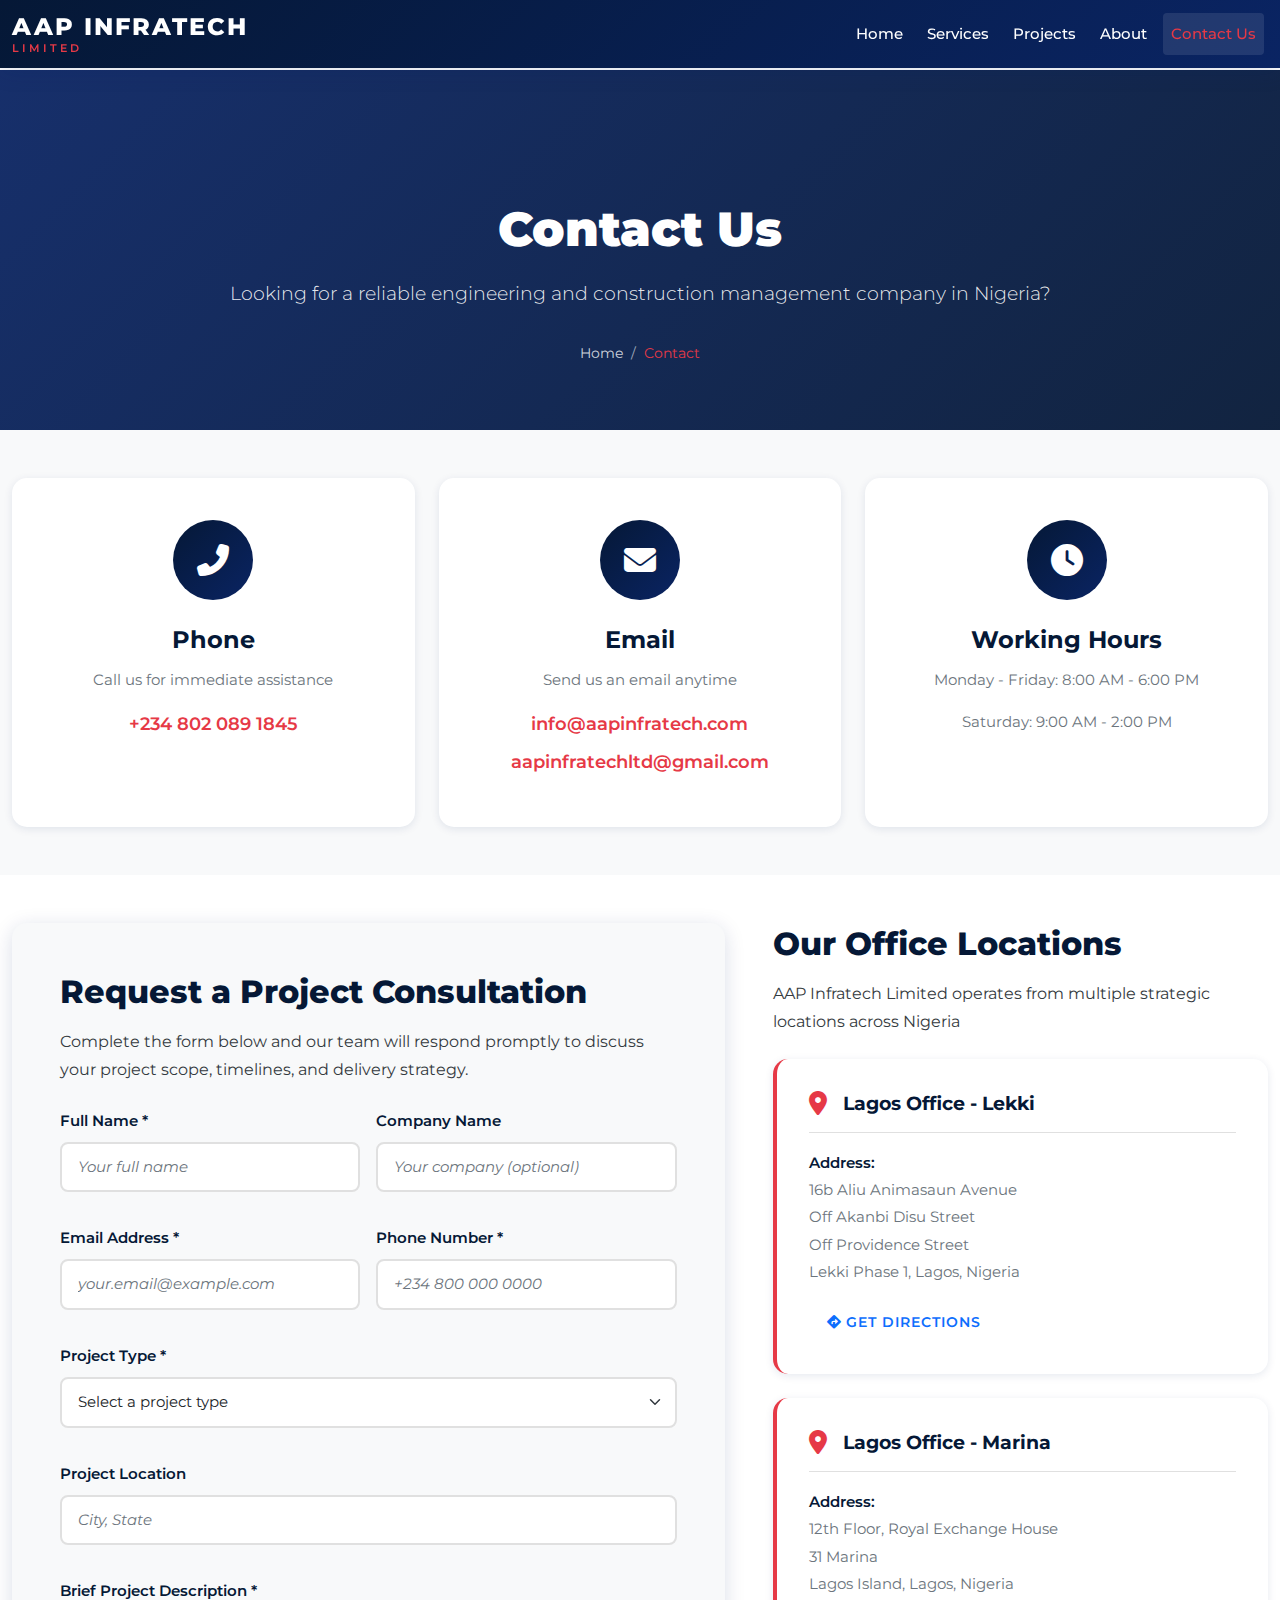
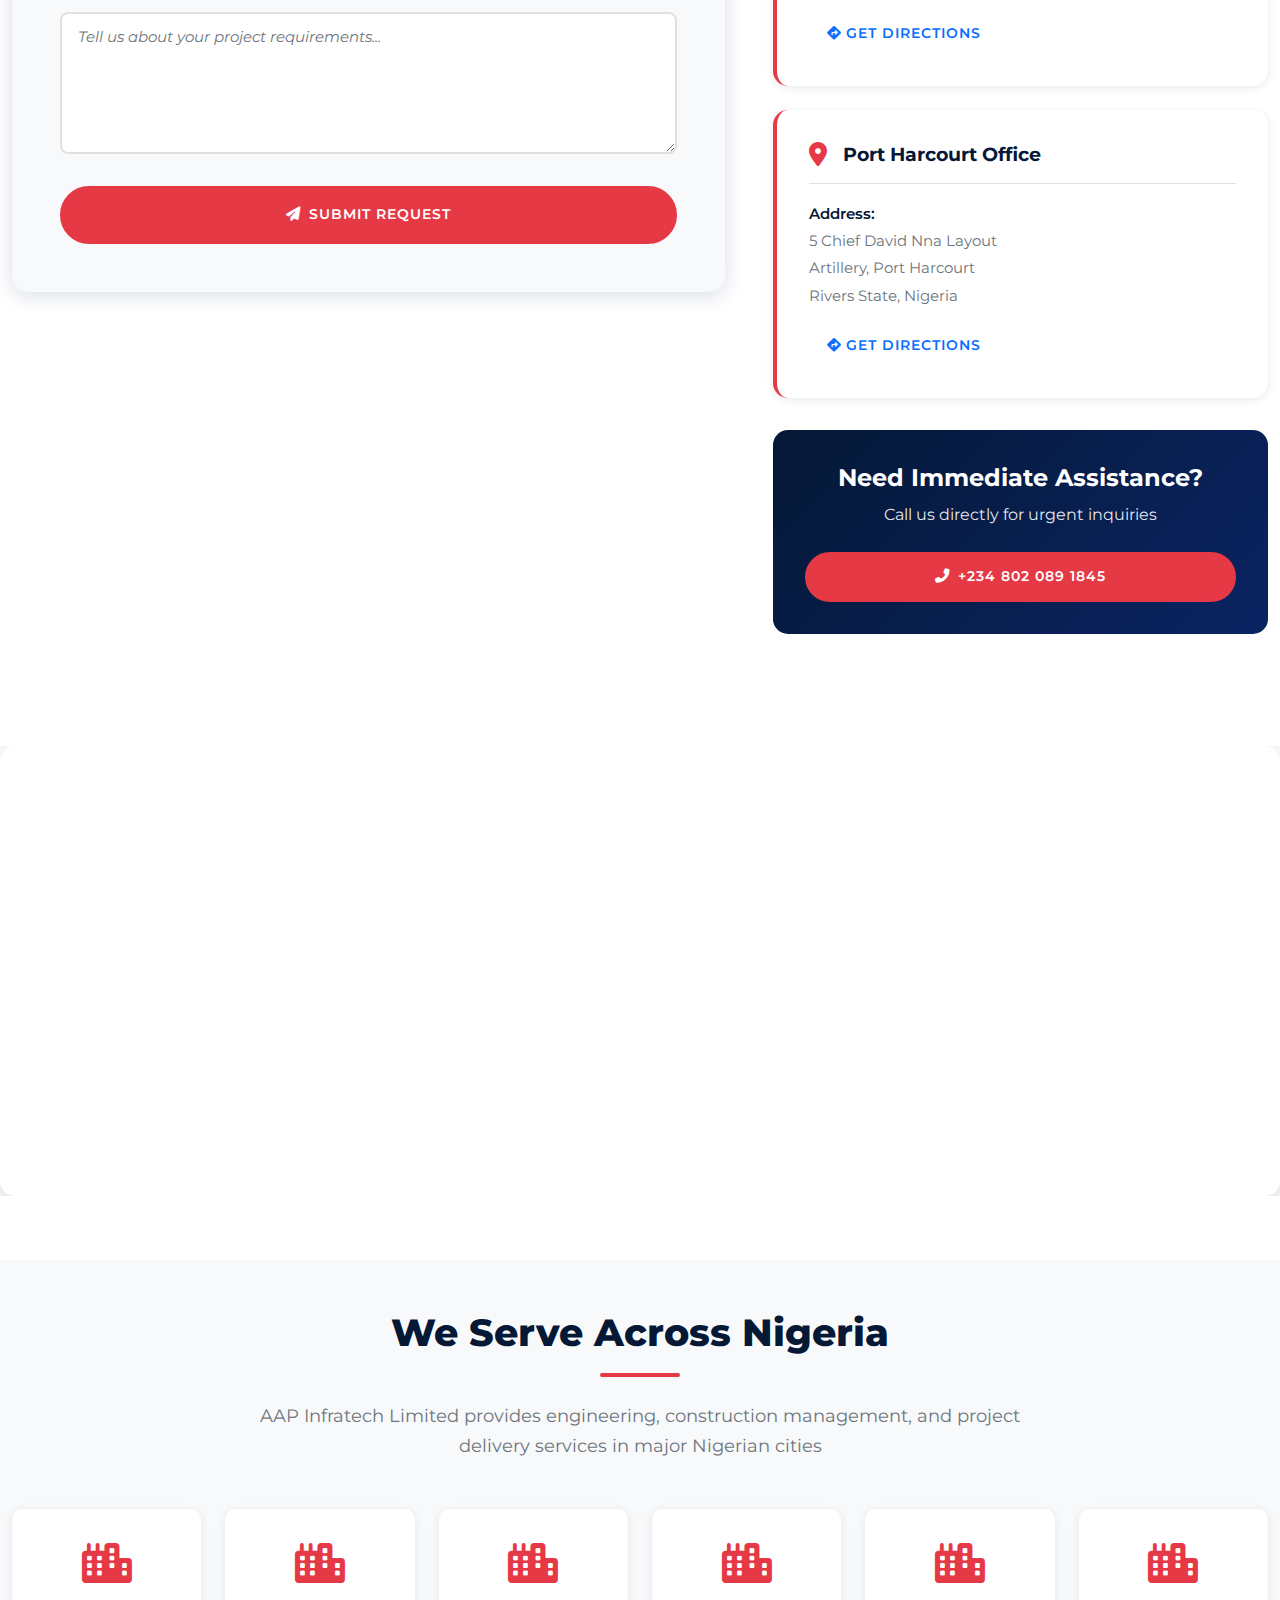
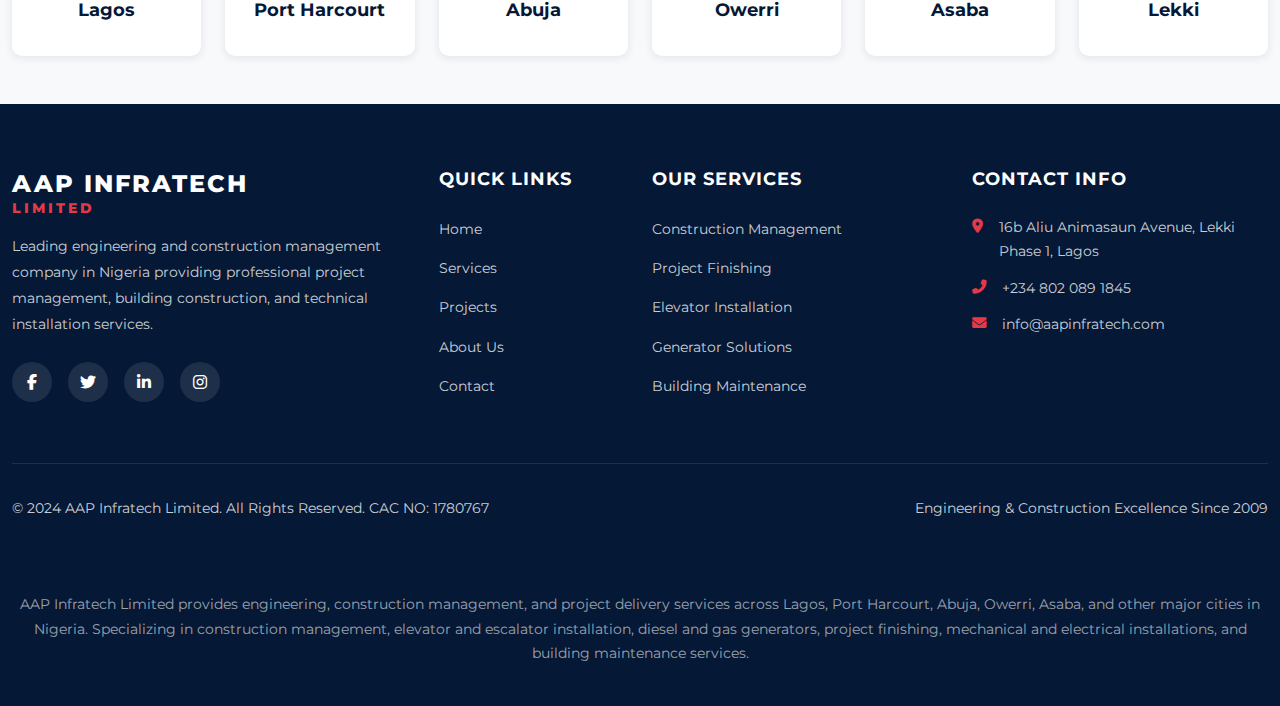
<file: contact.html>
<!DOCTYPE html>
<html lang="en">
<head>
    <meta charset="UTF-8">
    <meta name="viewport" content="width=device-width, initial-scale=1.0">
    <meta name="description" content="Contact AAP Infratech Limited for construction management, engineering, elevator installation, and generator solutions in Nigeria. Lagos, Port Harcourt, Abuja offices. Call +234 802 089 1845.">
    <meta name="keywords" content="contact construction company Nigeria, AAP Infratech contact, engineering services Lagos, construction consultation Port Harcourt">
    <meta name="robots" content="index, follow">
    
    <title>Contact Us - AAP Infratech Limited | Construction & Engineering Services Nigeria</title>
    
    <!-- Bootstrap CSS -->
    <link href="https://cdn.jsdelivr.net/npm/bootstrap@5.3.2/dist/css/bootstrap.min.css" rel="stylesheet">
    <!-- Font Awesome -->
    <link rel="stylesheet" href="https://cdnjs.cloudflare.com/ajax/libs/font-awesome/6.5.1/css/all.min.css">
    <!-- Google Fonts - Montserrat -->
    <link href="https://fonts.googleapis.com/css2?family=Montserrat:wght@300;400;500;600;700;800;900&display=swap" rel="stylesheet">
    <!-- Custom CSS -->
    <link rel="stylesheet" href="css/style.css">
    <link rel="stylesheet" href="css/contact.css">
</head>
<body>
    <!-- Navigation -->
    <nav class="navbar navbar-expand-lg navbar-dark fixed-top scrolled" id="mainNav">
        <div class="container">
            <a class="navbar-brand" href="index.html">
                <span class="brand-text">AAP INFRATECH</span>
                <span class="brand-subtext">LIMITED</span>
            </a>
            <button class="navbar-toggler" type="button" data-bs-toggle="collapse" data-bs-target="#navbarNav">
                <span class="navbar-toggler-icon"></span>
            </button>
            <div class="collapse navbar-collapse" id="navbarNav">
                <ul class="navbar-nav ms-auto">
                    <li class="nav-item"><a class="nav-link" href="index.html">Home</a></li>
                    <li class="nav-item"><a class="nav-link" href="index.html#services">Services</a></li>
                    <li class="nav-item"><a class="nav-link" href="index.html#projects">Projects</a></li>
                    <li class="nav-item"><a class="nav-link" href="index.html#about">About</a></li>
                    <li class="nav-item"><a class="nav-link active" href="contact.html">Contact Us</a></li>
                </ul>
            </div>
        </div>
    </nav>

    <!-- Page Header -->
    <section class="page-header">
        <div class="container">
            <div class="row">
                <div class="col-12 text-center">
                    <h1>Contact Us</h1>
                    <p class="lead">Looking for a reliable engineering and construction management company in Nigeria?</p>
                    <nav aria-label="breadcrumb">
                        <ol class="breadcrumb justify-content-center">
                            <li class="breadcrumb-item"><a href="index.html">Home</a></li>
                            <li class="breadcrumb-item active" aria-current="page">Contact</li>
                        </ol>
                    </nav>
                </div>
            </div>
        </div>
    </section>

    <!-- Contact Info Section -->
    <section class="contact-info-section py-5">
        <div class="container">
            <div class="row g-4">
                <div class="col-lg-4 col-md-6">
                    <div class="contact-info-card">
                        <div class="info-icon">
                            <i class="fas fa-phone-alt"></i>
                        </div>
                        <h3>Phone</h3>
                        <p>Call us for immediate assistance</p>
                        <a href="tel:+2348020891845">+234 802 089 1845</a>
                    </div>
                </div>

                <div class="col-lg-4 col-md-6">
                    <div class="contact-info-card">
                        <div class="info-icon">
                            <i class="fas fa-envelope"></i>
                        </div>
                        <h3>Email</h3>
                        <p>Send us an email anytime</p>
                        <a href="mailto:info@aapinfratech.com">info@aapinfratech.com</a>
                        <a href="mailto:aapinfratechltd@gmail.com">aapinfratechltd@gmail.com</a>
                    </div>
                </div>

                <div class="col-lg-4 col-md-6">
                    <div class="contact-info-card">
                        <div class="info-icon">
                            <i class="fas fa-clock"></i>
                        </div>
                        <h3>Working Hours</h3>
                        <p>Monday - Friday: 8:00 AM - 6:00 PM</p>
                        <p>Saturday: 9:00 AM - 2:00 PM</p>
                    </div>
                </div>
            </div>
        </div>
    </section>

    <!-- Contact Form & Offices Section -->
    <section class="contact-main-section py-5">
        <div class="container">
            <div class="row g-5">
                <!-- Contact Form -->
                <div class="col-lg-7">
                    <div class="contact-form-wrapper">
                        <h2>Request a Project Consultation</h2>
                        <p class="mb-4">Complete the form below and our team will respond promptly to discuss your project scope, timelines, and delivery strategy.</p>
                        
                        <form class="contact-form" id="contactForm">
                            <div class="row g-3">
                                <div class="col-md-6 mb-3">
                                    <label for="fullName" class="form-label">Full Name *</label>
                                    <input type="text" class="form-control" id="fullName" name="name" placeholder="Your full name" required>
                                </div>

                                <div class="col-md-6 mb-3">
                                    <label for="companyName" class="form-label">Company Name</label>
                                    <input type="text" class="form-control" id="companyName" name="company" placeholder="Your company (optional)">
                                </div>

                                <div class="col-md-6 mb-3">
                                    <label for="email" class="form-label">Email Address *</label>
                                    <input type="email" class="form-control" id="email" name="email" placeholder="your.email@example.com" required>
                                </div>

                                <div class="col-md-6 mb-3">
                                    <label for="phone" class="form-label">Phone Number *</label>
                                    <input type="tel" class="form-control" id="phone" name="phone" placeholder="+234 800 000 0000" required>
                                </div>

                                <div class="col-12 mb-3">
                                    <label for="projectType" class="form-label">Project Type *</label>
                                    <select class="form-select" id="projectType" name="projectType" required>
                                        <option value="">Select a project type</option>
                                        <option value="construction-management">Construction Management</option>
                                        <option value="project-finishing">Project Finishing</option>
                                        <option value="elevator-escalator">Elevator/Escalator Installation</option>
                                        <option value="generators">Diesel/Gas Generators</option>
                                        <option value="mechanical-electrical">Mechanical & Electrical</option>
                                        <option value="building-maintenance">Building Maintenance</option>
                                        <option value="other">Other</option>
                                    </select>
                                </div>

                                <div class="col-12 mb-3">
                                    <label for="projectLocation" class="form-label">Project Location</label>
                                    <input type="text" class="form-control" id="projectLocation" name="location" placeholder="City, State">
                                </div>

                                <div class="col-12 mb-3">
                                    <label for="message" class="form-label">Brief Project Description *</label>
                                    <textarea class="form-control" id="message" name="message" rows="5" placeholder="Tell us about your project requirements..." required></textarea>
                                </div>

                                <div class="col-12">
                                    <button type="submit" class="btn btn-primary btn-lg w-100">
                                        <i class="fas fa-paper-plane me-2"></i>Submit Request
                                    </button>
                                </div>
                            </div>
                        </form>
                    </div>
                </div>

                <!-- Office Locations -->
                <div class="col-lg-5">
                    <div class="office-locations">
                        <h2>Our Office Locations</h2>
                        <p class="mb-4">AAP Infratech Limited operates from multiple strategic locations across Nigeria</p>

                        <!-- Lagos Office 1 -->
                        <div class="office-card">
                            <div class="office-header">
                                <i class="fas fa-map-marker-alt"></i>
                                <h4>Lagos Office - Lekki</h4>
                            </div>
                            <div class="office-details">
                                <p><strong>Address:</strong><br>
                                16b Aliu Animasaun Avenue<br>
                                Off Akanbi Disu Street<br>
                                Off Providence Street<br>
                                Lekki Phase 1, Lagos, Nigeria</p>
                                
                                <div class="office-actions">
                                    <a href="https://maps.google.com/?q=16b+Aliu+Animasaun+Avenue+Lekki+Phase+1+Lagos" target="_blank" class="btn btn-outline-primary btn-sm">
                                        <i class="fas fa-directions me-1"></i>Get Directions
                                    </a>
                                </div>
                            </div>
                        </div>

                        <!-- Lagos Office 2 -->
                        <div class="office-card">
                            <div class="office-header">
                                <i class="fas fa-map-marker-alt"></i>
                                <h4>Lagos Office - Marina</h4>
                            </div>
                            <div class="office-details">
                                <p><strong>Address:</strong><br>
                                12th Floor, Royal Exchange House<br>
                                31 Marina<br>
                                Lagos Island, Lagos, Nigeria</p>
                                
                                <div class="office-actions">
                                    <a href="https://maps.google.com/?q=Royal+Exchange+House+31+Marina+Lagos" target="_blank" class="btn btn-outline-primary btn-sm">
                                        <i class="fas fa-directions me-1"></i>Get Directions
                                    </a>
                                </div>
                            </div>
                        </div>

                        <!-- Port Harcourt Office -->
                        <div class="office-card">
                            <div class="office-header">
                                <i class="fas fa-map-marker-alt"></i>
                                <h4>Port Harcourt Office</h4>
                            </div>
                            <div class="office-details">
                                <p><strong>Address:</strong><br>
                                5 Chief David Nna Layout<br>
                                Artillery, Port Harcourt<br>
                                Rivers State, Nigeria</p>
                                
                                <div class="office-actions">
                                    <a href="https://maps.google.com/?q=5+Chief+David+Nna+Layout+Artillery+Port+Harcourt" target="_blank" class="btn btn-outline-primary btn-sm">
                                        <i class="fas fa-directions me-1"></i>Get Directions
                                    </a>
                                </div>
                            </div>
                        </div>

                        <!-- Quick Contact -->
                        <div class="quick-contact-card">
                            <h4>Need Immediate Assistance?</h4>
                            <p>Call us directly for urgent inquiries</p>
                            <a href="tel:+2348020891845" class="btn btn-primary w-100">
                                <i class="fas fa-phone-alt me-2"></i>+234 802 089 1845
                            </a>
                        </div>
                    </div>
                </div>
            </div>
        </div>
    </section>

    <!-- Map Section -->
    <section class="map-section">
        <div class="container-fluid px-0">
            <div id="map-container">
                <!-- Google Maps will be embedded here -->
                <iframe src="https://www.google.com/maps/embed?pb=!1m18!1m12!1m3!1d3964.7395766!2d3.4516!3d6.4394!2m3!1f0!2f0!3f0!3m2!1i1024!2i768!4f13.1!3m3!1m2!1s0x0%3A0x0!2zNsKwMjYnMjEuOCJOIDPCsDI3JzA1LjgiRQ!5e0!3m2!1sen!2sng!4v1234567890123" width="100%" height="450" style="border:0;" allowfullscreen="" loading="lazy" referrerpolicy="no-referrer-when-downgrade"></iframe>
            </div>
        </div>
    </section>

    <!-- Service Areas Section -->
    <section class="service-areas-section py-5">
        <div class="container">
            <div class="text-center mb-5">
                <h2 class="section-title">We Serve Across Nigeria</h2>
                <div class="title-divider"></div>
                <p class="section-subtitle">AAP Infratech Limited provides engineering, construction management, and project delivery services in major Nigerian cities</p>
            </div>

            <div class="row g-4">
                <div class="col-lg-2 col-md-4 col-6">
                    <div class="service-area-card">
                        <i class="fas fa-city"></i>
                        <h5>Lagos</h5>
                    </div>
                </div>
                <div class="col-lg-2 col-md-4 col-6">
                    <div class="service-area-card">
                        <i class="fas fa-city"></i>
                        <h5>Port Harcourt</h5>
                    </div>
                </div>
                <div class="col-lg-2 col-md-4 col-6">
                    <div class="service-area-card">
                        <i class="fas fa-city"></i>
                        <h5>Abuja</h5>
                    </div>
                </div>
                <div class="col-lg-2 col-md-4 col-6">
                    <div class="service-area-card">
                        <i class="fas fa-city"></i>
                        <h5>Owerri</h5>
                    </div>
                </div>
                <div class="col-lg-2 col-md-4 col-6">
                    <div class="service-area-card">
                        <i class="fas fa-city"></i>
                        <h5>Asaba</h5>
                    </div>
                </div>
                <div class="col-lg-2 col-md-4 col-6">
                    <div class="service-area-card">
                        <i class="fas fa-city"></i>
                        <h5>Lekki</h5>
                    </div>
                </div>
            </div>
        </div>
    </section>

    <!-- Footer -->
    <footer class="footer">
        <div class="container">
            <div class="row g-4">
                <div class="col-lg-4 col-md-6">
                    <div class="footer-about">
                        <h3 class="footer-logo">AAP INFRATECH<span>LIMITED</span></h3>
                        <p>Leading engineering and construction management company in Nigeria providing professional project management, building construction, and technical installation services.</p>
                        <div class="social-links">
                            <a href="#" aria-label="Facebook"><i class="fab fa-facebook-f"></i></a>
                            <a href="#" aria-label="Twitter"><i class="fab fa-twitter"></i></a>
                            <a href="#" aria-label="LinkedIn"><i class="fab fa-linkedin-in"></i></a>
                            <a href="#" aria-label="Instagram"><i class="fab fa-instagram"></i></a>
                        </div>
                    </div>
                </div>

                <div class="col-lg-2 col-md-6">
                    <div class="footer-links">
                        <h4>Quick Links</h4>
                        <ul>
                            <li><a href="index.html">Home</a></li>
                            <li><a href="index.html#services">Services</a></li>
                            <li><a href="index.html#projects">Projects</a></li>
                            <li><a href="index.html#about">About Us</a></li>
                            <li><a href="contact.html">Contact</a></li>
                        </ul>
                    </div>
                </div>

                <div class="col-lg-3 col-md-6">
                    <div class="footer-links">
                        <h4>Our Services</h4>
                        <ul>
                            <li><a href="index.html#services">Construction Management</a></li>
                            <li><a href="index.html#services">Project Finishing</a></li>
                            <li><a href="index.html#services">Elevator Installation</a></li>
                            <li><a href="index.html#services">Generator Solutions</a></li>
                            <li><a href="index.html#services">Building Maintenance</a></li>
                        </ul>
                    </div>
                </div>

                <div class="col-lg-3 col-md-6">
                    <div class="footer-contact">
                        <h4>Contact Info</h4>
                        <ul>
                            <li>
                                <i class="fas fa-map-marker-alt"></i>
                                <span>16b Aliu Animasaun Avenue, Lekki Phase 1, Lagos</span>
                            </li>
                            <li>
                                <i class="fas fa-phone-alt"></i>
                                <span>+234 802 089 1845</span>
                            </li>
                            <li>
                                <i class="fas fa-envelope"></i>
                                <span>info@aapinfratech.com</span>
                            </li>
                        </ul>
                    </div>
                </div>
            </div>

            <div class="footer-bottom">
                <div class="row align-items-center">
                    <div class="col-md-6 text-center text-md-start">
                        <p>&copy; 2024 AAP Infratech Limited. All Rights Reserved. CAC NO: 1780767</p>
                    </div>
                    <div class="col-md-6 text-center text-md-end">
                        <p>Engineering & Construction Excellence Since 2009</p>
                    </div>
                </div>
            </div>

            <!-- Local SEO Footer -->
            <div class="seo-footer">
                <p>AAP Infratech Limited provides engineering, construction management, and project delivery services across Lagos, Port Harcourt, Abuja, Owerri, Asaba, and other major cities in Nigeria. Specializing in construction management, elevator and escalator installation, diesel and gas generators, project finishing, mechanical and electrical installations, and building maintenance services.</p>
            </div>
        </div>
    </footer>

    <!-- Scroll to Top Button -->
    <button id="scrollToTop" class="scroll-to-top" aria-label="Scroll to top">
        <i class="fas fa-chevron-up"></i>
    </button>

    <!-- Bootstrap JS -->
    <script src="https://cdn.jsdelivr.net/npm/bootstrap@5.3.2/dist/js/bootstrap.bundle.min.js"></script>
    <!-- Custom JS -->
    <script src="js/main.js"></script>
</body>
</html>
</file>
<file: css/style.css>
/* 
 * AAP Infratech Limited - Main Stylesheet
 * Professional Construction & Engineering Company Website
 * Color Scheme: Navy Blue (#0A2463) + Brand Red (#E63946)
 * Font: Montserrat
 */

/* ===================================
   1. VARIABLES & BASE STYLES
   =================================== */

:root {
    /* Brand Colors */
    --primary-navy: #0A2463;
    --primary-red: #E63946;
    --dark-navy: #051836;
    --light-navy: #1E3A8A;
    --accent-gold: #FFD700;
    
    /* Neutral Colors */
    --white: #FFFFFF;
    --light-gray: #F8F9FA;
    --gray: #6C757D;
    --dark-gray: #343A40;
    --black: #000000;
    
    /* Gradients */
    --gradient-navy: linear-gradient(135deg, var(--dark-navy) 0%, var(--primary-navy) 100%);
    --gradient-red: linear-gradient(135deg, #C8102E 0%, var(--primary-red) 100%);
    
    /* Shadows */
    --shadow-sm: 0 2px 8px rgba(10, 36, 99, 0.1);
    --shadow-md: 0 4px 20px rgba(10, 36, 99, 0.15);
    --shadow-lg: 0 8px 40px rgba(10, 36, 99, 0.2);
    
    /* Transitions */
    --transition-fast: all 0.3s ease;
    --transition-normal: all 0.5s ease;
    --transition-slow: all 0.8s ease;
    
    /* Font Sizes */
    --fs-hero: clamp(2.5rem, 5vw, 4rem);
    --fs-h1: clamp(2rem, 4vw, 3rem);
    --fs-h2: clamp(1.75rem, 3vw, 2.5rem);
    --fs-h3: clamp(1.25rem, 2vw, 1.75rem);
    --fs-body: 1rem;
    --fs-small: 0.875rem;
}

* {
    margin: 0;
    padding: 0;
    box-sizing: border-box;
}

body {
    font-family: 'Montserrat', sans-serif;
    font-size: var(--fs-body);
    color: var(--dark-gray);
    line-height: 1.7;
    overflow-x: hidden;
    background-color: var(--white);
}

h1, h2, h3, h4, h5, h6 {
    font-weight: 700;
    line-height: 1.3;
    color: var(--dark-navy);
    margin-bottom: 1rem;
}

p {
    margin-bottom: 1rem;
}

a {
    text-decoration: none;
    color: inherit;
    transition: var(--transition-fast);
}

img {
    max-width: 100%;
    height: auto;
    display: block;
}

section {
    position: relative;
    overflow: hidden;
}

.container {
    max-width: 1320px;
}

/* ===================================
   2. ANIMATIONS
   =================================== */

@keyframes fadeInUp {
    from {
        opacity: 0;
        transform: translateY(30px);
    }
    to {
        opacity: 1;
        transform: translateY(0);
    }
}

@keyframes fadeInDown {
    from {
        opacity: 0;
        transform: translateY(-30px);
    }
    to {
        opacity: 1;
        transform: translateY(0);
    }
}

@keyframes slideInLeft {
    from {
        opacity: 0;
        transform: translateX(-50px);
    }
    to {
        opacity: 1;
        transform: translateX(0);
    }
}

@keyframes slideInRight {
    from {
        opacity: 0;
        transform: translateX(50px);
    }
    to {
        opacity: 1;
        transform: translateX(0);
    }
}

@keyframes pulse {
    0%, 100% {
        transform: scale(1);
    }
    50% {
        transform: scale(1.05);
    }
}

@keyframes float {
    0%, 100% {
        transform: translateY(0px);
    }
    50% {
        transform: translateY(-20px);
    }
}

@keyframes rotateIn {
    from {
        opacity: 0;
        transform: rotate(-10deg) scale(0.9);
    }
    to {
        opacity: 1;
        transform: rotate(0) scale(1);
    }
}

.animate-fade-in-up {
    animation: fadeInUp 0.8s ease forwards;
    opacity: 0;
}

.animate-fade-in-up.delay-1 {
    animation-delay: 0.2s;
}

.animate-fade-in-up.delay-2 {
    animation-delay: 0.4s;
}

.animate-fade-in-up.delay-3 {
    animation-delay: 0.6s;
}

.animate-fade-in-up.delay-4 {
    animation-delay: 0.8s;
}

/* ===================================
   3. NAVIGATION
   =================================== */

.navbar {
    padding: 1rem 0;
    background: var(--gradient-navy);
    box-shadow: 0 2px 20px rgba(5, 24, 54, 0.3);
    transition: var(--transition-fast);
    z-index: 1000;
}

.navbar.scrolled {
    background: var(--gradient-navy);
    box-shadow: var(--shadow-md);
    padding: 0.5rem 0;
}

.navbar-brand {
    display: flex;
    flex-direction: column;
    line-height: 1.2;
    font-weight: 800;
}

.brand-text {
    font-size: 1.5rem;
    color: var(--white);
    letter-spacing: 2px;
}

.brand-subtext {
    font-size: 0.7rem;
    color: var(--primary-red);
    letter-spacing: 3px;
    font-weight: 600;
}

.navbar-nav .nav-link {
    color: var(--white);
    font-weight: 500;
    padding: 0.5rem 1rem;
    margin: 0 0.25rem;
    border-radius: 4px;
    transition: var(--transition-fast);
    font-size: 0.95rem;
}

.navbar-nav .nav-link:hover,
.navbar-nav .nav-link.active {
    color: var(--primary-red);
    background: rgba(255, 255, 255, 0.1);
}

.navbar-nav .nav-link.btn-contact {
    background: var(--primary-red);
    color: var(--white);
    padding: 0.5rem 1.5rem;
    margin-left: 1rem;
    border-radius: 25px;
}

.navbar-nav .nav-link.btn-contact:hover {
    background: var(--white);
    color: var(--primary-red);
    transform: translateY(-2px);
    box-shadow: var(--shadow-md);
}

.navbar-toggler {
    border-color: var(--white);
}

.navbar-toggler-icon {
    background-image: url("data:image/svg+xml,%3csvg xmlns='http://www.w3.org/2000/svg' viewBox='0 0 30 30'%3e%3cpath stroke='rgba(255, 255, 255, 1)' stroke-linecap='round' stroke-miterlimit='10' stroke-width='2' d='M4 7h22M4 15h22M4 23h22'/%3e%3c/svg%3e");
}

/* ===================================
   4. HERO SECTION
   =================================== */

.hero-section {
    min-height: 100vh;
    background: var(--gradient-navy);
    background-image: 
        linear-gradient(135deg, rgba(10, 36, 99, 0.95) 0%, rgba(5, 24, 54, 0.95) 100%),
        url('../images/hero-construction.jpg');
    background-size: cover;
    background-position: center;
    background-attachment: fixed;
    position: relative;
    color: var(--white);
    padding-top: 100px;
}

.hero-overlay {
    position: absolute;
    top: 0;
    left: 0;
    width: 100%;
    height: 100%;
    background: radial-gradient(circle at 30% 50%, rgba(230, 57, 70, 0.15) 0%, transparent 50%);
    pointer-events: none;
}

.hero-content {
    z-index: 2;
    padding: 2rem 0;
}

.hero-title {
    font-size: var(--fs-hero);
    font-weight: 900;
    margin-bottom: 2rem;
    line-height: 1.2;
}

.title-highlight {
    display: block;
    color: var(--primary-red);
    font-size: 0.6em;
    font-weight: 600;
    letter-spacing: 2px;
    text-transform: uppercase;
    margin-bottom: 0.5rem;
}

.title-main {
    display: block;
    color: var(--white);
}

.hero-description {
    font-size: 1.1rem;
    color: rgba(255, 255, 255, 0.9);
    max-width: 700px;
    margin-bottom: 1.5rem;
    font-weight: 400;
}

.hero-subtitle {
    font-size: 1rem;
    color: rgba(255, 255, 255, 0.8);
    max-width: 700px;
    margin-bottom: 2rem;
}

.hero-buttons .btn {
    padding: 1rem 2rem;
    font-weight: 600;
    text-transform: uppercase;
    letter-spacing: 1px;
    border-radius: 50px;
    font-size: 0.9rem;
}

.hero-buttons .btn-primary {
    background: var(--primary-red);
    border: 2px solid var(--primary-red);
    color: var(--white);
}

.hero-buttons .btn-primary:hover {
    background: transparent;
    border-color: var(--white);
    color: var(--white);
    transform: translateY(-3px);
    box-shadow: var(--shadow-lg);
}

.hero-buttons .btn-outline-light:hover {
    background: var(--white);
    color: var(--primary-navy);
    transform: translateY(-3px);
    box-shadow: var(--shadow-lg);
}

.hero-stats {
    display: flex;
    gap: 3rem;
    margin-top: 3rem;
    flex-wrap: wrap;
}

.stat-item {
    text-align: center;
}

.stat-item h3 {
    font-size: 2.5rem;
    color: var(--primary-red);
    font-weight: 800;
    margin-bottom: 0.5rem;
}

.stat-item p {
    font-size: 0.9rem;
    color: rgba(255, 255, 255, 0.8);
    margin: 0;
    text-transform: uppercase;
    letter-spacing: 1px;
}

.scroll-indicator {
    position: absolute;
    bottom: 2rem;
    left: 50%;
    transform: translateX(-50%);
    animation: float 2s ease-in-out infinite;
}

.scroll-indicator a {
    color: var(--white);
    font-size: 2rem;
    opacity: 0.7;
    transition: var(--transition-fast);
}

.scroll-indicator a:hover {
    opacity: 1;
    color: var(--primary-red);
}

/* Hero Slider */
.hero-slider-wrapper {
    position: relative;
    z-index: 2;
}

.hero-slide-card {
    background: rgba(255, 255, 255, 0.1);
    backdrop-filter: blur(10px);
    border-radius: 20px;
    overflow: hidden;
    border: 2px solid rgba(255, 255, 255, 0.2);
    transition: var(--transition-fast);
    height: 100%;
    display: flex;
    flex-direction: column;
}

.hero-slide-card:hover {
    transform: translateY(-5px);
    border-color: var(--primary-red);
    box-shadow: 0 10px 40px rgba(230, 57, 70, 0.3);
}

.slide-image {
    position: relative;
    height: 280px;
    overflow: hidden;
    flex-shrink: 0;
}

.slide-image img {
    width: 100%;
    height: 100%;
    object-fit: cover;
    transition: var(--transition-slow);
}

.hero-slide-card:hover .slide-image img {
    transform: scale(1.1);
}

.slide-overlay {
    position: absolute;
    top: 0;
    left: 0;
    width: 100%;
    height: 100%;
    background: linear-gradient(to bottom, transparent 0%, rgba(10, 36, 99, 0.9) 100%);
}

.slide-content {
    padding: 1.5rem;
    background: rgba(10, 36, 99, 0.95);
    flex-grow: 1;
    display: flex;
    flex-direction: column;
    justify-content: flex-start;
}

.slide-category {
    display: inline-block;
    background: var(--primary-red);
    color: var(--white);
    padding: 0.35rem 0.9rem;
    border-radius: 20px;
    font-size: 0.7rem;
    font-weight: 600;
    text-transform: uppercase;
    letter-spacing: 1px;
    margin-bottom: 0.75rem;
    align-self: flex-start;
}

.slide-content h4 {
    color: var(--white);
    font-size: 1.25rem;
    font-weight: 700;
    margin-bottom: 0.5rem;
    line-height: 1.3;
}

.slide-content p {
    color: rgba(255, 255, 255, 0.85);
    font-size: 0.9rem;
    margin: 0;
    line-height: 1.5;
}

#heroCarousel .carousel-indicators {
    bottom: -2.5rem;
    margin-bottom: 0;
}

#heroCarousel .carousel-indicators button {
    width: 12px;
    height: 12px;
    border-radius: 50%;
    background-color: rgba(255, 255, 255, 0.5);
    border: 2px solid transparent;
    transition: var(--transition-fast);
    margin: 0 5px;
}

#heroCarousel .carousel-indicators button.active {
    background-color: var(--primary-red);
    border-color: var(--white);
    width: 14px;
    height: 14px;
}

#heroCarousel .carousel-control-prev,
#heroCarousel .carousel-control-next {
    width: 45px;
    height: 45px;
    background: rgba(230, 57, 70, 0.9);
    border-radius: 50%;
    top: 50%;
    transform: translateY(-50%);
    opacity: 0;
    transition: var(--transition-fast);
}

.hero-slider-wrapper:hover .carousel-control-prev,
.hero-slider-wrapper:hover .carousel-control-next {
    opacity: 1;
}

#heroCarousel .carousel-control-prev {
    left: -60px;
}

#heroCarousel .carousel-control-next {
    right: -60px;
}

#heroCarousel .carousel-control-prev:hover,
#heroCarousel .carousel-control-next:hover {
    background: var(--primary-red);
    transform: translateY(-50%) scale(1.1);
}

#heroCarousel .carousel-control-prev-icon,
#heroCarousel .carousel-control-next-icon {
    width: 20px;
    height: 20px;
}

/* ===================================
   5. SECTION HEADERS
   =================================== */

.section-header {
    margin-bottom: 4rem;
}

.section-title {
    font-size: var(--fs-h2);
    color: var(--dark-navy);
    font-weight: 800;
    margin-bottom: 1rem;
}

.title-divider {
    width: 80px;
    height: 4px;
    background: var(--primary-red);
    margin: 0 auto 1.5rem;
    border-radius: 2px;
}

.title-divider.left {
    margin: 0 0 1.5rem 0;
}

.section-subtitle {
    font-size: 1.1rem;
    color: var(--gray);
    max-width: 800px;
    margin: 0 auto;
}

/* ===================================
   6. SERVICES SECTION
   =================================== */

.services-section {
    background: var(--light-gray);
    padding: 6rem 0;
}

.service-card {
    background: var(--white);
    border-radius: 15px;
    padding: 2.5rem 2rem;
    box-shadow: var(--shadow-sm);
    transition: var(--transition-fast);
    height: 100%;
    border: 2px solid transparent;
}

.service-card:hover {
    transform: translateY(-10px);
    box-shadow: var(--shadow-lg);
    border-color: var(--primary-red);
}

.service-icon {
    width: 80px;
    height: 80px;
    background: var(--gradient-navy);
    border-radius: 50%;
    display: flex;
    align-items: center;
    justify-content: center;
    margin-bottom: 1.5rem;
    transition: var(--transition-fast);
}

.service-card:hover .service-icon {
    background: var(--gradient-red);
    transform: rotate(360deg) scale(1.1);
}

.service-icon i {
    font-size: 2rem;
    color: var(--white);
}

.service-card h3 {
    font-size: 1.4rem;
    color: var(--dark-navy);
    margin-bottom: 1rem;
    font-weight: 700;
}

.service-card p {
    color: var(--gray);
    margin-bottom: 1.5rem;
    font-size: 0.95rem;
}

.service-list {
    list-style: none;
    padding: 0;
    margin-bottom: 1.5rem;
}

.service-list li {
    padding: 0.5rem 0;
    color: var(--dark-gray);
    font-size: 0.9rem;
}

.service-list li i {
    color: var(--primary-red);
    margin-right: 0.5rem;
}

.service-link {
    color: var(--primary-red);
    font-weight: 600;
    display: inline-flex;
    align-items: center;
    gap: 0.5rem;
    transition: var(--transition-fast);
}

.service-link:hover {
    gap: 1rem;
    color: var(--primary-navy);
}

/* ===================================
   7. WHY CHOOSE US SECTION
   =================================== */

.why-choose-section {
    padding: 6rem 0;
    background: var(--white);
}

.why-choose-content {
    padding-right: 2rem;
}

.feature-list {
    margin-top: 2rem;
}

.feature-item {
    display: flex;
    gap: 1.5rem;
    margin-bottom: 2rem;
    padding: 1.5rem;
    background: var(--light-gray);
    border-radius: 10px;
    transition: var(--transition-fast);
}

.feature-item:hover {
    background: var(--white);
    box-shadow: var(--shadow-md);
    transform: translateX(10px);
}

.feature-icon {
    width: 60px;
    height: 60px;
    min-width: 60px;
    background: var(--gradient-navy);
    border-radius: 50%;
    display: flex;
    align-items: center;
    justify-content: center;
}

.feature-icon i {
    font-size: 1.5rem;
    color: var(--white);
}

.feature-content h4 {
    font-size: 1.1rem;
    color: var(--dark-navy);
    margin-bottom: 0.5rem;
    font-weight: 700;
}

.feature-content p {
    color: var(--gray);
    margin: 0;
    font-size: 0.9rem;
}

.why-choose-image {
    position: relative;
}

.why-choose-image img {
    border-radius: 15px;
}

.image-badge {
    position: absolute;
    bottom: 20px;
    right: 20px;
    background: var(--primary-red);
    color: var(--white);
    padding: 1.5rem;
    border-radius: 15px;
    text-align: center;
    box-shadow: var(--shadow-lg);
    animation: pulse 2s infinite;
}

.image-badge i {
    font-size: 2rem;
    display: block;
    margin-bottom: 0.5rem;
}

.image-badge span {
    font-weight: 700;
    font-size: 0.9rem;
    text-transform: uppercase;
    letter-spacing: 1px;
}

/* ===================================
   8. PROJECTS SECTION
   =================================== */

.projects-section {
    padding: 6rem 0;
    background: var(--light-gray);
}

.project-filters {
    display: flex;
    flex-wrap: wrap;
    justify-content: center;
    gap: 1rem;
}

.filter-btn {
    padding: 0.75rem 1.5rem;
    background: var(--white);
    border: 2px solid var(--primary-navy);
    color: var(--primary-navy);
    border-radius: 50px;
    font-weight: 600;
    cursor: pointer;
    transition: var(--transition-fast);
}

.filter-btn:hover,
.filter-btn.active {
    background: var(--primary-navy);
    color: var(--white);
    transform: translateY(-2px);
    box-shadow: var(--shadow-md);
}

.project-item {
    transition: var(--transition-fast);
}

.project-item.hide {
    opacity: 0;
    transform: scale(0.9);
    height: 0;
    overflow: hidden;
    margin: 0;
    padding: 0;
}

.project-card {
    border-radius: 15px;
    overflow: hidden;
    box-shadow: var(--shadow-sm);
    transition: var(--transition-fast);
    background: var(--white);
}

.project-card:hover {
    transform: translateY(-10px);
    box-shadow: var(--shadow-lg);
}

.project-image {
    position: relative;
    overflow: hidden;
    height: 300px;
}

.project-image img {
    width: 100%;
    height: 100%;
    object-fit: cover;
    transition: var(--transition-slow);
}

.project-card:hover .project-image img {
    transform: scale(1.1);
}

.project-overlay {
    position: absolute;
    top: 0;
    left: 0;
    width: 100%;
    height: 100%;
    background: var(--gradient-navy);
    opacity: 0;
    transition: var(--transition-fast);
    display: flex;
    align-items: flex-end;
    padding: 2rem;
}

.project-card:hover .project-overlay {
    opacity: 0.95;
}

.project-details {
    color: var(--white);
    transform: translateY(20px);
    transition: var(--transition-fast);
}

.project-card:hover .project-details {
    transform: translateY(0);
}

.project-details h4 {
    color: var(--white);
    font-size: 1.3rem;
    margin-bottom: 0.5rem;
    font-weight: 700;
}

.project-details p {
    color: rgba(255, 255, 255, 0.9);
    margin-bottom: 0.5rem;
}

.project-category {
    display: inline-block;
    padding: 0.25rem 1rem;
    background: var(--primary-red);
    border-radius: 20px;
    font-size: 0.8rem;
    font-weight: 600;
    text-transform: uppercase;
    letter-spacing: 1px;
}

/* ===================================
   9. ABOUT SECTION
   =================================== */

.about-section {
    padding: 6rem 0;
    background: var(--white);
}

.about-image-wrapper {
    position: relative;
}

.experience-badge {
    position: absolute;
    top: 20px;
    right: 20px;
    background: var(--primary-red);
    color: var(--white);
    padding: 2rem;
    border-radius: 50%;
    width: 150px;
    height: 150px;
    display: flex;
    align-items: center;
    justify-content: center;
    box-shadow: var(--shadow-lg);
    animation: pulse 2s infinite;
}

.badge-content {
    text-align: center;
}

.badge-content h3 {
    font-size: 2.5rem;
    color: var(--white);
    font-weight: 900;
    margin: 0;
}

.badge-content p {
    font-size: 0.8rem;
    margin: 0;
    line-height: 1.2;
}

.about-content {
    padding-left: 2rem;
}

.about-content .lead {
    font-size: 1.2rem;
    color: var(--primary-red);
    font-weight: 600;
}

.vision-mission {
    margin-top: 2rem;
}

.vm-item {
    display: flex;
    gap: 1.5rem;
    margin-bottom: 2rem;
    padding: 2rem;
    background: var(--light-gray);
    border-radius: 10px;
}

.vm-icon {
    width: 60px;
    height: 60px;
    min-width: 60px;
    background: var(--gradient-red);
    border-radius: 50%;
    display: flex;
    align-items: center;
    justify-content: center;
}

.vm-icon i {
    font-size: 1.5rem;
    color: var(--white);
}

.vm-content h4 {
    font-size: 1.2rem;
    color: var(--dark-navy);
    margin-bottom: 0.75rem;
    font-weight: 700;
}

.mission-list {
    list-style: none;
    padding: 0;
}

.mission-list li {
    padding: 0.5rem 0;
    color: var(--gray);
    font-size: 0.95rem;
    padding-left: 1.5rem;
    position: relative;
}

.mission-list li:before {
    content: "▸";
    position: absolute;
    left: 0;
    color: var(--primary-red);
    font-weight: bold;
}

/* ===================================
   10. CLIENTS SECTION
   =================================== */

.clients-section {
    padding: 6rem 0;
    background: var(--white);
}

.client-logo {
    padding: 1.5rem;
    background: var(--white);
    border-radius: 10px;
    box-shadow: var(--shadow-sm);
    transition: var(--transition-fast);
    height: 120px;
    display: flex;
    align-items: center;
    justify-content: center;
}

.client-logo:hover {
    transform: translateY(-5px);
    box-shadow: var(--shadow-md);
}

.client-logo img {
    max-height: 80px;
    width: auto;
    filter: grayscale(100%);
    opacity: 0.6;
    transition: var(--transition-fast);
}

.client-logo:hover img {
    filter: grayscale(0%);
    opacity: 1;
}

.partnerships {
    margin-top: 4rem;
}

.partnership-item {
    text-align: center;
    padding: 2rem;
    background: var(--light-gray);
    border-radius: 10px;
    transition: var(--transition-fast);
}

.partnership-item:hover {
    background: var(--primary-navy);
    color: var(--white);
    transform: translateY(-5px);
    box-shadow: var(--shadow-md);
}

.partnership-item i {
    font-size: 3rem;
    color: var(--primary-red);
    margin-bottom: 1rem;
}

.partnership-item:hover i {
    color: var(--white);
    animation: pulse 1s infinite;
}

.partnership-item h4 {
    font-size: 1.2rem;
    margin-bottom: 0.5rem;
    font-weight: 700;
}

.partnership-item:hover h4 {
    color: var(--white);
}

.partnership-item p {
    margin: 0;
    font-size: 0.9rem;
    color: var(--gray);
}

.partnership-item:hover p {
    color: rgba(255, 255, 255, 0.9);
}

/* ===================================
   11. FAQ SECTION
   =================================== */

.faq-section {
    padding: 6rem 0;
    background: var(--light-gray);
}

.accordion-item {
    border: none;
    margin-bottom: 1rem;
    border-radius: 10px;
    overflow: hidden;
    box-shadow: var(--shadow-sm);
}

.accordion-button {
    background: var(--white);
    color: var(--dark-navy);
    font-weight: 600;
    font-size: 1.05rem;
    padding: 1.5rem;
    border: none;
    transition: var(--transition-fast);
}

.accordion-button:not(.collapsed) {
    background: var(--primary-navy);
    color: var(--white);
    box-shadow: none;
}

.accordion-button:focus {
    box-shadow: none;
    border: none;
}

.accordion-button::after {
    background-image: url("data:image/svg+xml,%3csvg xmlns='http://www.w3.org/2000/svg' viewBox='0 0 16 16' fill='%230A2463'%3e%3cpath fill-rule='evenodd' d='M1.646 4.646a.5.5 0 0 1 .708 0L8 10.293l5.646-5.647a.5.5 0 0 1 .708.708l-6 6a.5.5 0 0 1-.708 0l-6-6a.5.5 0 0 1 0-.708z'/%3e%3c/svg%3e");
    transition: var(--transition-fast);
}

.accordion-button:not(.collapsed)::after {
    background-image: url("data:image/svg+xml,%3csvg xmlns='http://www.w3.org/2000/svg' viewBox='0 0 16 16' fill='%23FFFFFF'%3e%3cpath fill-rule='evenodd' d='M1.646 4.646a.5.5 0 0 1 .708 0L8 10.293l5.646-5.647a.5.5 0 0 1 .708.708l-6 6a.5.5 0 0 1-.708 0l-6-6a.5.5 0 0 1 0-.708z'/%3e%3c/svg%3e");
}

.accordion-body {
    background: var(--white);
    color: var(--gray);
    padding: 1.5rem;
    font-size: 0.95rem;
    line-height: 1.8;
}

/* ===================================
   12. CTA SECTION
   =================================== */

.cta-section {
    padding: 6rem 0;
    background: var(--gradient-navy);
    color: var(--white);
    position: relative;
    overflow: hidden;
}

.cta-section::before {
    content: '';
    position: absolute;
    top: -50%;
    right: -10%;
    width: 500px;
    height: 500px;
    background: var(--primary-red);
    opacity: 0.1;
    border-radius: 50%;
}

.cta-title {
    font-size: var(--fs-h1);
    color: var(--white);
    margin-bottom: 1rem;
    font-weight: 800;
}

.cta-subtitle {
    font-size: 1.2rem;
    color: rgba(255, 255, 255, 0.9);
    margin-bottom: 2rem;
}

.cta-buttons {
    display: flex;
    gap: 1rem;
    justify-content: center;
    flex-wrap: wrap;
}

.cta-buttons .btn {
    padding: 1rem 2rem;
    font-weight: 600;
    text-transform: uppercase;
    letter-spacing: 1px;
    border-radius: 50px;
}

/* ===================================
   13. FOOTER
   =================================== */

.footer {
    background: var(--dark-navy);
    color: rgba(255, 255, 255, 0.8);
    padding: 4rem 0 0;
}

.footer-logo {
    color: var(--white);
    font-size: 1.5rem;
    font-weight: 800;
    margin-bottom: 1rem;
    letter-spacing: 2px;
}

.footer-logo span {
    display: block;
    font-size: 0.6em;
    color: var(--primary-red);
    letter-spacing: 3px;
}

.footer-about p {
    font-size: 0.9rem;
    line-height: 1.8;
    margin-bottom: 1.5rem;
}

.social-links {
    display: flex;
    gap: 1rem;
}

.social-links a {
    width: 40px;
    height: 40px;
    background: rgba(255, 255, 255, 0.1);
    border-radius: 50%;
    display: flex;
    align-items: center;
    justify-content: center;
    color: var(--white);
    transition: var(--transition-fast);
}

.social-links a:hover {
    background: var(--primary-red);
    transform: translateY(-3px);
}

.footer-links h4,
.footer-contact h4 {
    color: var(--white);
    font-size: 1.1rem;
    font-weight: 700;
    margin-bottom: 1.5rem;
    text-transform: uppercase;
    letter-spacing: 1px;
}

.footer-links ul,
.footer-contact ul {
    list-style: none;
    padding: 0;
}

.footer-links ul li,
.footer-contact ul li {
    margin-bottom: 0.75rem;
}

.footer-links ul li a {
    color: rgba(255, 255, 255, 0.8);
    transition: var(--transition-fast);
    font-size: 0.9rem;
}

.footer-links ul li a:hover {
    color: var(--primary-red);
    padding-left: 0.5rem;
}

.footer-contact ul li {
    display: flex;
    gap: 1rem;
    align-items: flex-start;
    font-size: 0.9rem;
}

.footer-contact ul li i {
    color: var(--primary-red);
    margin-top: 0.25rem;
}

.footer-bottom {
    margin-top: 3rem;
    padding: 2rem 0;
    border-top: 1px solid rgba(255, 255, 255, 0.1);
    font-size: 0.9rem;
}

.seo-footer {
    padding: 1.5rem 0;
    text-align: center;
    font-size: 0.85rem;
    color: rgba(255, 255, 255, 0.6);
    line-height: 1.8;
}

/* ===================================
   14. SCROLL TO TOP BUTTON
   =================================== */

.scroll-to-top {
    position: fixed;
    bottom: 30px;
    right: 30px;
    width: 50px;
    height: 50px;
    background: var(--primary-red);
    color: var(--white);
    border: none;
    border-radius: 50%;
    display: flex;
    align-items: center;
    justify-content: center;
    cursor: pointer;
    opacity: 0;
    visibility: hidden;
    transition: var(--transition-fast);
    z-index: 999;
    box-shadow: var(--shadow-md);
}

.scroll-to-top.show {
    opacity: 1;
    visibility: visible;
}

.scroll-to-top:hover {
    background: var(--primary-navy);
    transform: translateY(-5px);
}

/* ===================================
   15. BUTTONS
   =================================== */

.btn {
    padding: 0.75rem 2rem;
    font-weight: 600;
    border-radius: 50px;
    transition: var(--transition-fast);
    border: 2px solid transparent;
    text-transform: uppercase;
    letter-spacing: 1px;
    font-size: 0.9rem;
}

.btn-primary {
    background: var(--primary-red);
    border-color: var(--primary-red);
    color: var(--white);
}

.btn-primary:hover {
    background: var(--primary-navy);
    border-color: var(--primary-navy);
    transform: translateY(-3px);
    box-shadow: var(--shadow-md);
}

.btn-outline-light {
    border-color: var(--white);
    color: var(--white);
}

.btn-outline-light:hover {
    background: var(--white);
    color: var(--primary-navy);
}

.btn-light {
    background: var(--white);
    color: var(--primary-navy);
}

.btn-light:hover {
    background: var(--primary-red);
    color: var(--white);
    transform: translateY(-3px);
    box-shadow: var(--shadow-md);
}

/* ===================================
   16. RESPONSIVE DESIGN
   =================================== */

@media (max-width: 991px) {
    .navbar-collapse {
        background: var(--dark-navy);
        padding: 1rem;
        margin-top: 1rem;
        border-radius: 10px;
    }
    
    .navbar-nav .nav-link.btn-contact {
        margin-left: 0;
        margin-top: 0.5rem;
    }
    
    .hero-section {
        padding-top: 80px;
    }
    
    .hero-slider-wrapper {
        margin-top: 3rem;
    }
    
    .slide-image {
        height: 240px;
    }
    
    #heroCarousel .carousel-control-prev {
        left: 10px;
    }
    
    #heroCarousel .carousel-control-next {
        right: 10px;
    }
    
    #heroCarousel .carousel-control-prev,
    #heroCarousel .carousel-control-next {
        opacity: 1;
    }
    
    .hero-title {
        font-size: 2.5rem;
    }
    
    .hero-stats {
        gap: 2rem;
    }
    
    .stat-item h3 {
        font-size: 2rem;
    }
    
    .why-choose-content,
    .about-content {
        padding-right: 0;
        padding-left: 0;
        margin-bottom: 2rem;
    }
    
    .experience-badge {
        width: 120px;
        height: 120px;
        padding: 1.5rem;
    }
    
    .badge-content h3 {
        font-size: 2rem;
    }
    
    .cta-buttons {
        flex-direction: column;
    }
    
    .cta-buttons .btn {
        width: 100%;
    }
}

@media (max-width: 767px) {
    .hero-section {
        padding-top: 70px;
    }
    
    .slide-image {
        height: 200px;
    }
    
    .slide-content {
        padding: 1.25rem;
    }
    
    .slide-content h4 {
        font-size: 1.1rem;
    }
    
    .slide-content p {
        font-size: 0.85rem;
    }
    
    .hero-buttons {
        display: flex;
        flex-direction: column;
        gap: 1rem;
    }
    
    .hero-buttons .btn {
        width: 100%;
    }
    
    .hero-stats {
        justify-content: space-around;
    }
    
    .project-filters {
        gap: 0.5rem;
    }
    
    .filter-btn {
        padding: 0.5rem 1rem;
        font-size: 0.85rem;
    }
    
    .project-image {
        height: 250px;
    }
    
    .section-title {
        font-size: 1.75rem;
    }
}

@media (max-width: 575px) {
    .hero-section {
        padding-top: 70px;
        min-height: auto;
    }
    
    .slide-image {
        height: 180px;
    }
    
    .slide-content {
        padding: 1rem;
    }
    
    .slide-category {
        font-size: 0.7rem;
        padding: 0.25rem 0.6rem;
    }
    
    .slide-content h4 {
        font-size: 1rem;
    }
    
    .slide-content p {
        font-size: 0.8rem;
    }
    
    #heroCarousel .carousel-control-prev,
    #heroCarousel .carousel-control-next {
        width: 35px;
        height: 35px;
    }
    
    #heroCarousel .carousel-control-prev-icon,
    #heroCarousel .carousel-control-next-icon {
        width: 16px;
        height: 16px;
    }
    
    .hero-title {
        font-size: 2rem;
    }
    
    .hero-description,
    .hero-subtitle {
        font-size: 0.95rem;
    }
    
    .service-card,
    .feature-item,
    .vm-item {
        padding: 1.5rem;
    }
    
    .experience-badge {
        width: 100px;
        height: 100px;
        padding: 1rem;
    }
    
    .badge-content h3 {
        font-size: 1.5rem;
    }
    
    .badge-content p {
        font-size: 0.7rem;
    }
}

/* ===================================
   17. UTILITY CLASSES
   =================================== */

.text-primary {
    color: var(--primary-navy) !important;
}

.text-red {
    color: var(--primary-red) !important;
}

.bg-primary {
    background-color: var(--primary-navy) !important;
}

.bg-red {
    background-color: var(--primary-red) !important;
}

.shadow-custom {
    box-shadow: var(--shadow-md);
}

.rounded-custom {
    border-radius: 15px;
}

/* ===================================
   18. PRELOADER (OPTIONAL)
   =================================== */

.preloader {
    position: fixed;
    top: 0;
    left: 0;
    width: 100%;
    height: 100%;
    background: var(--dark-navy);
    display: flex;
    align-items: center;
    justify-content: center;
    z-index: 9999;
    transition: opacity 0.5s, visibility 0.5s;
}

.preloader.hide {
    opacity: 0;
    visibility: hidden;
}

.spinner {
    width: 60px;
    height: 60px;
    border: 4px solid rgba(255, 255, 255, 0.1);
    border-top-color: var(--primary-red);
    border-radius: 50%;
    animation: spin 1s linear infinite;
}

@keyframes spin {
    to {
        transform: rotate(360deg);
    }
}
</file>
<file: css/contact.css>
/* 
 * Contact Page Specific Styles
 * AAP Infratech Limited
 */

/* ===================================
   PAGE HEADER
   =================================== */

.page-header {
    min-height: 40vh;
    background: var(--gradient-navy);
    background-image: 
        linear-gradient(135deg, rgba(10, 36, 99, 0.95) 0%, rgba(5, 24, 54, 0.95) 100%),
        url('https://images.unsplash.com/photo-1486406146926-c627a92ad1ab?w=1920&h=800&fit=crop&q=80');
    background-size: cover;
    background-position: center;
    display: flex;
    align-items: center;
    justify-content: center;
    color: var(--white);
    padding: 8rem 0 4rem;
    margin-top: 70px;
}

.page-header h1 {
    color: var(--white);
    font-size: var(--fs-h1);
    font-weight: 900;
    margin-bottom: 1rem;
}

.page-header .lead {
    font-size: 1.2rem;
    color: rgba(255, 255, 255, 0.9);
    margin-bottom: 2rem;
}

.breadcrumb {
    background: transparent;
    padding: 0;
    margin: 0;
}

.breadcrumb-item {
    color: rgba(255, 255, 255, 0.8);
    font-size: 0.9rem;
}

.breadcrumb-item a {
    color: rgba(255, 255, 255, 0.8);
    text-decoration: none;
    transition: var(--transition-fast);
}

.breadcrumb-item a:hover {
    color: var(--primary-red);
}

.breadcrumb-item.active {
    color: var(--primary-red);
}

.breadcrumb-item + .breadcrumb-item::before {
    color: rgba(255, 255, 255, 0.6);
}

/* ===================================
   CONTACT INFO CARDS
   =================================== */

.contact-info-section {
    background: var(--light-gray);
}

.contact-info-card {
    background: var(--white);
    padding: 2.5rem 2rem;
    border-radius: 15px;
    box-shadow: var(--shadow-sm);
    text-align: center;
    height: 100%;
    transition: var(--transition-fast);
    border: 2px solid transparent;
}

.contact-info-card:hover {
    transform: translateY(-10px);
    box-shadow: var(--shadow-lg);
    border-color: var(--primary-red);
}

.info-icon {
    width: 80px;
    height: 80px;
    background: var(--gradient-navy);
    border-radius: 50%;
    display: flex;
    align-items: center;
    justify-content: center;
    margin: 0 auto 1.5rem;
    transition: var(--transition-fast);
}

.contact-info-card:hover .info-icon {
    background: var(--gradient-red);
    transform: rotate(360deg);
}

.info-icon i {
    font-size: 2rem;
    color: var(--white);
}

.contact-info-card h3 {
    font-size: 1.5rem;
    color: var(--dark-navy);
    margin-bottom: 0.75rem;
    font-weight: 700;
}

.contact-info-card p {
    color: var(--gray);
    margin-bottom: 1rem;
    font-size: 0.95rem;
}

.contact-info-card a {
    display: block;
    color: var(--primary-red);
    font-weight: 600;
    font-size: 1.1rem;
    margin-bottom: 0.5rem;
    transition: var(--transition-fast);
}

.contact-info-card a:hover {
    color: var(--primary-navy);
    padding-left: 0.5rem;
}

/* ===================================
   CONTACT FORM SECTION
   =================================== */

.contact-main-section {
    background: var(--white);
}

.contact-form-wrapper {
    background: var(--light-gray);
    padding: 3rem;
    border-radius: 15px;
    box-shadow: var(--shadow-md);
}

.contact-form-wrapper h2 {
    color: var(--dark-navy);
    font-weight: 800;
    margin-bottom: 1rem;
}

.form-label {
    font-weight: 600;
    color: var(--dark-navy);
    margin-bottom: 0.5rem;
    font-size: 0.95rem;
}

.form-control,
.form-select {
    padding: 0.75rem 1rem;
    border: 2px solid #E0E0E0;
    border-radius: 8px;
    font-size: 0.95rem;
    transition: var(--transition-fast);
}

.form-control:focus,
.form-select:focus {
    border-color: var(--primary-red);
    box-shadow: 0 0 0 0.2rem rgba(230, 57, 70, 0.1);
}

.form-control::placeholder {
    color: var(--gray);
    font-style: italic;
}

textarea.form-control {
    resize: vertical;
    min-height: 120px;
}

.contact-form .btn-primary {
    padding: 1rem 2rem;
    font-weight: 600;
    text-transform: uppercase;
    letter-spacing: 1px;
}

/* ===================================
   OFFICE LOCATIONS
   =================================== */

.office-locations h2 {
    color: var(--dark-navy);
    font-weight: 800;
    margin-bottom: 1rem;
}

.office-card {
    background: var(--white);
    border-radius: 15px;
    padding: 2rem;
    margin-bottom: 1.5rem;
    box-shadow: var(--shadow-sm);
    transition: var(--transition-fast);
    border-left: 4px solid var(--primary-red);
}

.office-card:hover {
    box-shadow: var(--shadow-md);
    transform: translateX(5px);
}

.office-header {
    display: flex;
    align-items: center;
    gap: 1rem;
    margin-bottom: 1rem;
    padding-bottom: 1rem;
    border-bottom: 1px solid #E0E0E0;
}

.office-header i {
    font-size: 1.5rem;
    color: var(--primary-red);
}

.office-header h4 {
    margin: 0;
    color: var(--dark-navy);
    font-weight: 700;
    font-size: 1.2rem;
}

.office-details p {
    color: var(--gray);
    line-height: 1.8;
    margin-bottom: 1rem;
    font-size: 0.95rem;
}

.office-details strong {
    color: var(--dark-navy);
    font-weight: 600;
}

.office-actions {
    margin-top: 1rem;
}

.office-actions .btn {
    font-size: 0.85rem;
    padding: 0.5rem 1rem;
}

/* Quick Contact Card */
.quick-contact-card {
    background: var(--gradient-navy);
    color: var(--white);
    padding: 2rem;
    border-radius: 15px;
    text-align: center;
    margin-top: 2rem;
}

.quick-contact-card h4 {
    color: var(--white);
    font-weight: 700;
    margin-bottom: 0.5rem;
}

.quick-contact-card p {
    color: rgba(255, 255, 255, 0.9);
    margin-bottom: 1.5rem;
}

.quick-contact-card .btn {
    background: var(--primary-red);
    border-color: var(--primary-red);
}

.quick-contact-card .btn:hover {
    background: var(--white);
    color: var(--primary-red);
}

/* ===================================
   MAP SECTION
   =================================== */

.map-section {
    margin: 4rem 0;
}

#map-container {
    width: 100%;
    height: 450px;
    border-radius: 15px;
    overflow: hidden;
    box-shadow: var(--shadow-lg);
}

#map-container iframe {
    filter: grayscale(20%);
    transition: var(--transition-fast);
}

#map-container:hover iframe {
    filter: grayscale(0%);
}

/* ===================================
   SERVICE AREAS
   =================================== */

.service-areas-section {
    background: var(--light-gray);
}

.service-area-card {
    background: var(--white);
    padding: 2rem 1.5rem;
    border-radius: 10px;
    text-align: center;
    box-shadow: var(--shadow-sm);
    transition: var(--transition-fast);
    border: 2px solid transparent;
}

.service-area-card:hover {
    border-color: var(--primary-red);
    transform: translateY(-5px);
    box-shadow: var(--shadow-md);
}

.service-area-card i {
    font-size: 2.5rem;
    color: var(--primary-red);
    margin-bottom: 1rem;
    transition: var(--transition-fast);
}

.service-area-card:hover i {
    transform: scale(1.1);
    color: var(--primary-navy);
}

.service-area-card h5 {
    color: var(--dark-navy);
    font-weight: 700;
    margin: 0;
    font-size: 1.1rem;
}

/* ===================================
   FORM VALIDATION STATES
   =================================== */

.form-control.is-invalid,
.form-select.is-invalid {
    border-color: #dc3545;
}

.error-message {
    font-size: 0.875rem;
    margin-top: 0.25rem;
}

.alert {
    border-radius: 10px;
    padding: 1rem 1.5rem;
    margin-bottom: 1.5rem;
}

.alert-success {
    background: #d4edda;
    border-color: #c3e6cb;
    color: #155724;
}

/* ===================================
   RESPONSIVE DESIGN
   =================================== */

@media (max-width: 991px) {
    .contact-form-wrapper {
        padding: 2rem;
        margin-bottom: 2rem;
    }
    
    .office-card {
        padding: 1.5rem;
    }
    
    #map-container {
        height: 350px;
    }
}

@media (max-width: 767px) {
    .page-header {
        min-height: 30vh;
        padding: 6rem 0 3rem;
    }
    
    .page-header h1 {
        font-size: 2rem;
    }
    
    .page-header .lead {
        font-size: 1rem;
    }
    
    .contact-info-card {
        padding: 2rem 1.5rem;
    }
    
    .contact-form-wrapper {
        padding: 1.5rem;
    }
    
    #map-container {
        height: 300px;
    }
}

@media (max-width: 575px) {
    .contact-info-card,
    .office-card,
    .quick-contact-card {
        padding: 1.5rem;
    }
    
    .info-icon {
        width: 60px;
        height: 60px;
    }
    
    .info-icon i {
        font-size: 1.5rem;
    }
}
</file>
